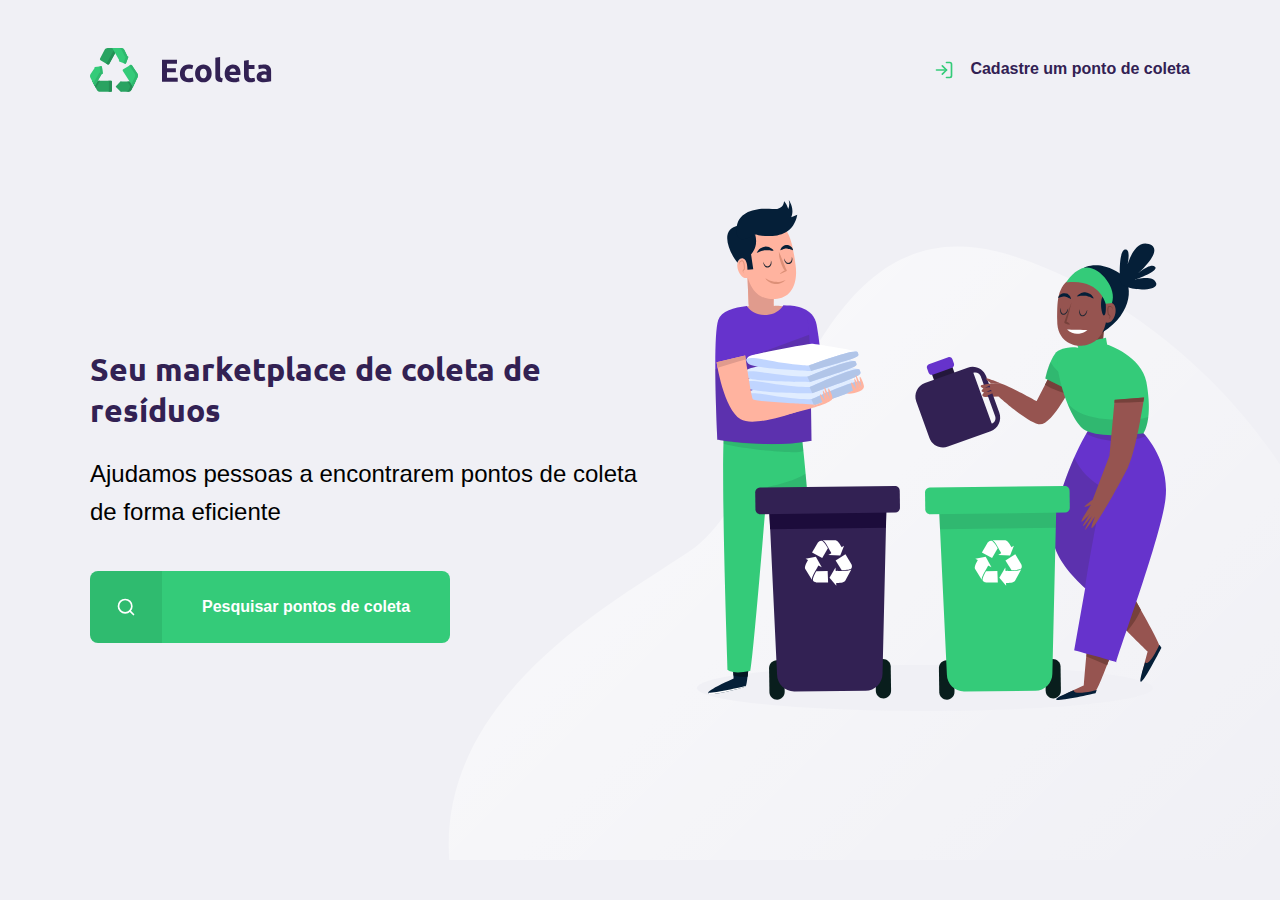
<file: index.html>
<!DOCTYPE html>
<html lang="pt-br">
<head>
    <meta charset="UTF-8">
    <meta name="viewport" content="width=device-width, initial-scale=1.0">
    <title>Ecoleta</title>

    <link href="https://fonts.googleapis.com/css2?Roboto&family=Ubuntu:wght@700&display=swap" rel="stylesheet">
    <link rel="stylesheet" href="/styles/main.css">

    <link rel="stylesheet" href="/styles/home.css">

    <link rel="stylesheet" href="/styles/modal.css">

    <link rel="stylesheet" href="/styles/responsive.css">
    <style>
        
    </style>

</head>
<body>
    <div id="page-home">

        <div class="content">
            <header>
                 <img src="assets/logo.svg" alt="Logomarca">   
                <a href="#">
                    <span></span>
                    Cadastre um ponto de coleta
                </a>
            </header>
            
            <main>
                <h1>Seu marketplace de coleta de resíduos</h1>

                <p>Ajudamos pessoas a encontrarem pontos de coleta de forma eficiente</p>
        
                <a href="#"><span></span><strong>Pesquisar pontos de coleta</strong></a>

            </main>
        </div>

    </div>

    <div id="modal" class="hide">
        <div id="content">
            <div class="header">
                <h1>Postos de Coleta</h1>
                <a href="#">Fechar</a>
            </div>
            <form action="">
                <label for="search">Cidade</label>
                <div class="search field">
                    <input 
                    type="text" 
                    name="search"
                    placeholder="Pesquise por cidade"
                    >
                    <button>
                        <img src="/assets/search.svg" alt="Buscar">
                    </button>
                </div>
            </form>
        </div>
    </div>    
   


    <script src="/scripts/index.js"></script>


</body>
</html>
</file>
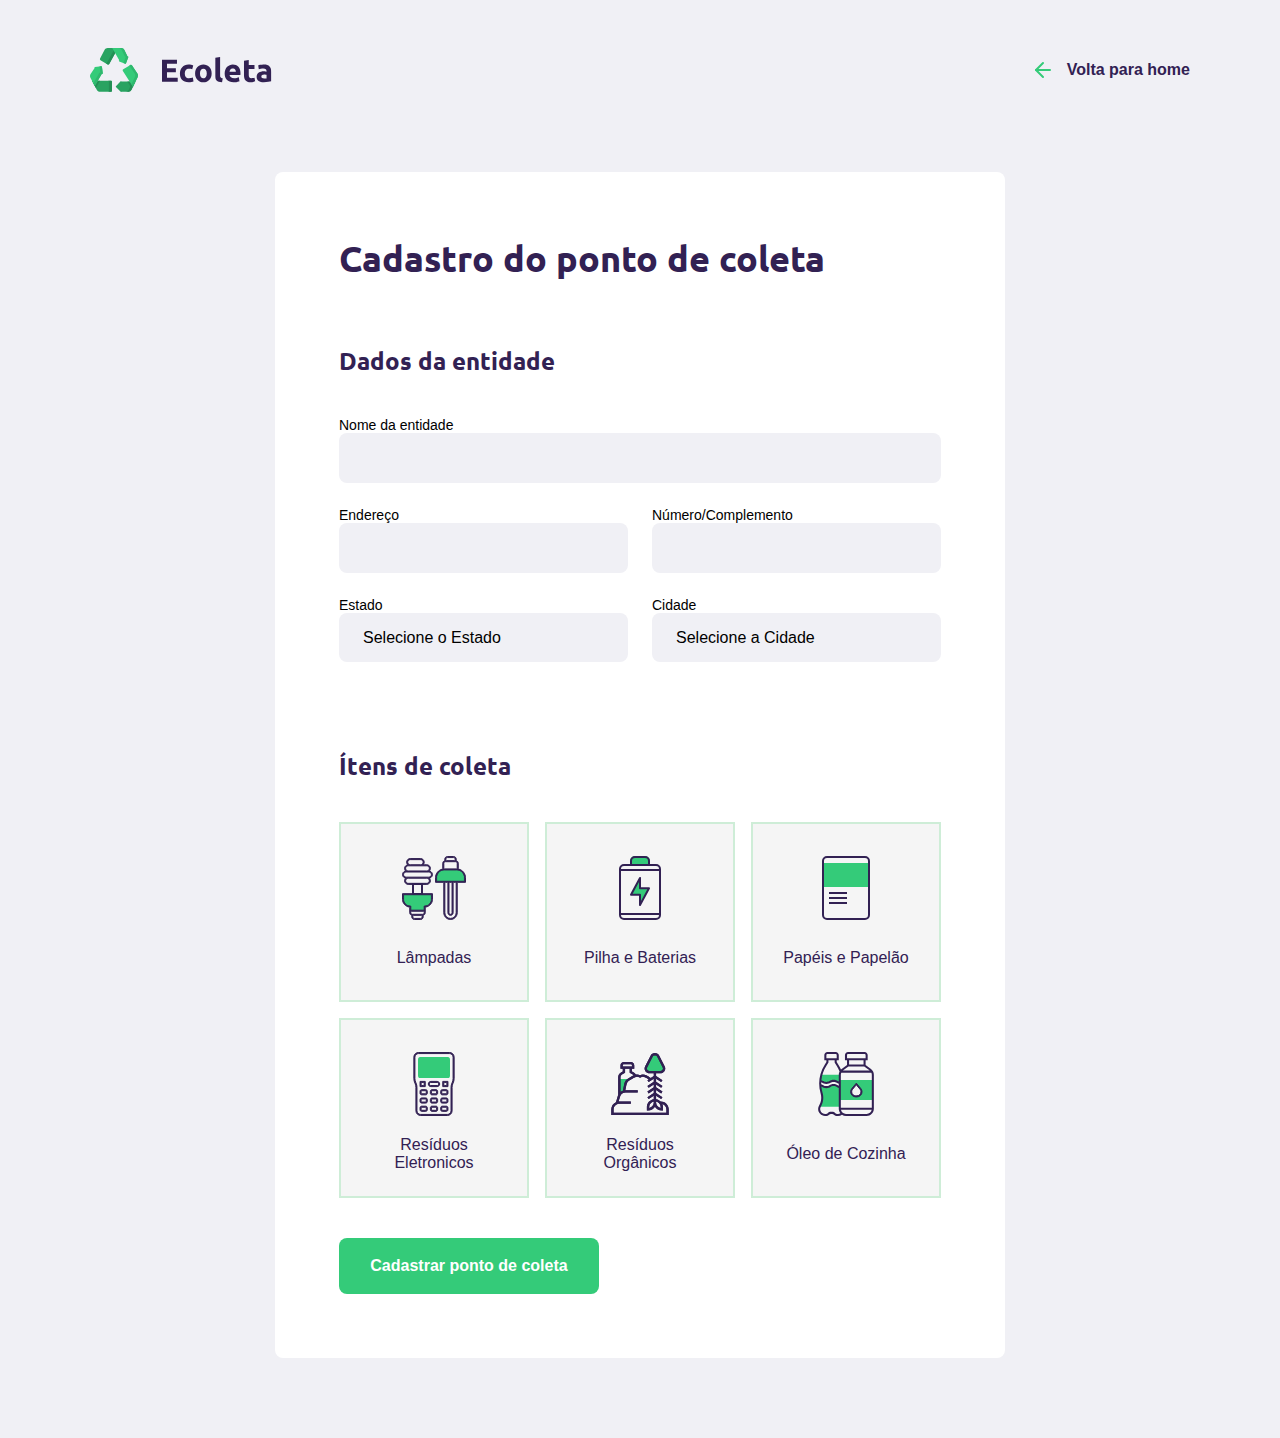
<file: create.point.html>
<!DOCTYPE html>
<html lang="pt-br">
<head>
    <meta charset="UTF-8">
    <meta name="viewport" content="width=device-width, initial-scale=1.0">
    <title>Criar um ponto de coleta</title>

    <link href="https://fonts.googleapis.com/css2?Roboto&family=Ubuntu:wght@700&display=swap" rel="stylesheet">
    
    <link rel="stylesheet" href="/styles/main.css">
    <link rel="stylesheet" href="/styles/create-point.css">

    <link rel="stylesheet" href="/styles/responsive.css">

    <style>
        
    </style>

</head>
<body>
    <div id="page-create-point">

            <header>
                 <img src="assets/logo.svg" alt="Logomarca">   
                <a href="#">
                    <span></span>
                        Volta para home
                </a>
            </header>

            <form action="">
                <h1>Cadastro do ponto de coleta</h1>

                <fieldset>
                    <legend>
                        <h2>Dados da entidade</h2>
                    </legend>

                <div class="field">
                    <label for="name">Nome da entidade</label>
                    <input type="text" name="name" required>
                </div>

                <div class="field-group">
                    <div class="field">
                        <label for="address">Endereço</label>
                        <input type="text" name="address" required>
                    </div>
                    <div class="field">
                        <label for="address2">Número/Complemento</label>
                        <input type="number" name="address2">
                    </div>
                 </div>

                 <div class="field-group">
                    <div class="field">
                        <label for="state">Estado</label>
                        <select name="uf" required >
                            <option value="">Selecione o Estado</option>  
                        </select>

                        <input type="hidden" name="state">
                    </div>
                
                    <div class="field">
                        <label for="city">Cidade</label>
                        <select name="city" required >
                            <option value="">Selecione a Cidade</option>    
                        </select>
                    </div>

                 </div>

                </fieldset>
        
                <fieldset>
                    <legend>
                        <h2>Ítens de coleta</h2>
                    </legend>

                    <div class="items-grid">
                        <li data-id="1">
                            <img src="/assets/lampadas.svg" alt="Lampadas">
                            <span>Lâmpadas</span>
                        </li>

                        <li data-id="2">
                            <img src="/assets/baterias.svg" alt="Baterias">
                            <span>Pilha e Baterias</span>
                        </li>
                        
                        <li data-id="3">
                            <img src="/assets/papeis-papelao.svg" alt="papeis">
                            <span>Papéis e Papelão</span>
                         </li>

                         <li data-id="4">
                            <img src="/assets/eletronicos.svg" alt="eletronicos">
                            <span>Resíduos Eletronicos</span>
                         </li>

                         <li data-id="5">
                             <img src="/assets/organicos.svg" alt="organicos">
                             <span>Resíduos Orgânicos</span>
                         </li>
                         
                         <li data-id="6">
                             <img src="/assets/oleo.svg" alt="oleo">
                             <span>Óleo de Cozinha</span>   
                         </li>
                    </div>


                    <input type="hidden" name="items">

                </fieldset>


                <button type="submit">Cadastrar ponto de coleta</button>
            </form>

    </div>

    <script src="/scripts/create.point.js"></script>
   
</body>
</html>
</file>
<file: styles/main.css>
:root{
    --title-color: #322153;
    --primary-color: #34cb79;
}

*{
    margin: 0;
    padding: 0;
    box-sizing: border-box;
}
html{
    font-family: Roboto, sans-serif;
}
body{
    background: #f0f0f5;
    -webkit-font-smoothing: antialiased;
}

a{
    text-decoration: none;
}
h1,h2,h3,h4,h5,h6{
    color: var(--title-color);
    font-family: 'Ubuntu', sans-serif;
}
</file>
<file: styles/home.css>
#page-home{
    height: 100vh;
    background: url('../assets/home-background.svg') no-repeat;
    background-position: 35vw 200px;
}

#page-home .content{
    width: 90%;
    max-width:1100px;
    height: 100%;
    margin: 0 auto;

    display:flex;
    flex-direction: column;
}

#page-home header{

    margin-top:48px;
    display: flex;
    align-items: center;
    justify-content: space-between;
}

#page-home header a{
    display: flex;

    color: var(--title-color);
    font-weight: 700;
    
}

#page-home header a span{
    margin-right: 16px;
    display: flex;
    background-image: url('../assets/log-in.svg');
    
    width:20px;
    height:20px;

}

#page-home main{
    max-width: 560px;
    flex: 1;
    height: 600px;
    display: flex;
    flex-direction: column;
    justify-content: center;
}
#page-home main h1{
   font-size:54;

}

#page-home main p{
    font-size: 24px;
    line-height: 38px;
    margin-top:24px;
    
 }

 #page-home main a{
     width: 100%;
     max-width: 360px;
     height: 72px;
     border-radius: 8px;
     display: flex;
     align-items: center;
     margin-top: 40px;
     background-color: var(--primary-color);
     transition: 400ms;
    
 }

 #page-home main a:hover{
     background-color: #2fb86e;
 }

 #page-home main a span{
    width: 72px;
    height: 72px;

    border-top-left-radius: 8px;
    border-bottom-left-radius: 8px;

    background-color: rgb(0, 0, 0, 0.08);
    display: flex;
    align-items: center;
    justify-content: center;

 }

 #page-home main a span::after{
        content: "";
        background-image: url('../assets/search.svg');
        width:20px;
        height: 20px;
 }

 #page-home main a strong{
    flex: 1; 
    color: white;
    text-align:center;
 }
</file>
<file: styles/modal.css>
#modal{
    background-color: #0e0a14ef;
    height: 100vh;
    width: 100vw;
    position: fixed;
    top: 0;
    display: flex;
    justify-content: center;
    align-items: center;
    transition: 400ms;

}

#modal .content{
    color: white;
    width: 420px;

}

#modal .header{
    display: flex;
    align-items: center;
    justify-content: space-between;
    margin-bottom: 48px;

}

#modal.hide{
    display: none;
}




#modal .header a {
    background-image: url("../assets/x.svg");
    width: 20px;
    height: 20px;

    display: flex;

    font-size: 0.01px;
}

#modal .header h1{
    color: white;
    font-size: 36px;
    line-height: 42px;
   
}

#modal form label{
    color:white;
    font-size: 14px;
    line-height: 16px;
    display: block;
    margin-bottom: 8px;
}

#modal form .field{
    display: flex;
}

#modal form input{
    flex: 1;

    background-color: #f0f0f5;

    border-radius:8px 0 0 8px;
    border: 0;

    padding: 16px 24px;
    font-size: 16px;

    color: #6c6c80;
}

#modal form button{
    width: 72px;
    height: 72px;
    background-color: var(--primary-color);
    border: 0;
    border-radius: 0 8px 8px 0;
}

#model form button:hover{
    background-color: #2fb85e;
}
</file>
<file: styles/responsive.css>
@media (max-width: 900px){
    #page-home{
        background-position-x: 70vw;
    }
    #page-home .content{
        align-items:center;
        text-align: center;
    }

    #page-home header a{
        position: absolute;
        bottom: 48px;
        left: 50%;
        transform: translateX(-50%);

    }
    #page-home main {
        align-items: center;
    }
 }

 @media(min-width: 1700px){
    #page-home{
        background-position: 40vw;
    }
 }

 @media(max-height: 760px){
     #page-home{
         background-position-y: 200px;
     }
 }
</file>
<file: styles/create-point.css>
#page-create-point{
    width: 90%;
    max-width: 1100px;
    /*alinhamento de caixa(pelo lado de fora da caixa) */
    margin: 0 auto;
}

#page-create-point header{
    margin-top: 48px;
    display: flex;
    justify-content: space-between;
    align-items: center;
}

#page-create-point header a{
    color: var(--title-color);
    font-weight: bold;
    display: flex;
    align-items: center;
}

#page-create-point header a span{
   
    margin-right: 16px;
    background-image: url('../assets/arrow-left.svg');

    display: flex;
    width:20px;
    height: 24px;
}

form{
    background-color:white;
    margin: 80px auto ;
    margin-top: 80px;
    padding: 64px;
    border-radius: 8px;

    max-width: 730px;
    box-sizing: border-box;

}

form h1{
    font-size: 36px;
}

form fieldset{
    margin-top: 64px;
    border:none;
}

form legend{
    margin-bottom: 40px;
}

form legend h2{
    font-size: 24px;
}

form .field{
    flex: 1;
    display: flex;
    flex-direction: column;
    margin-bottom: 24px;
}

form .field-group{
    display: flex;
}

form input,
form select{
    background-color: #f0f0f5;
    border: none;
    padding: 16px 24px;

    font-size: 16px;
    border-radius: 8px;
}

form select {
    -webkit-apperance: none;
    -moz-apperance:none;
    appearance: none;
}

form label{
    font-size: 14px ;
}

form .field-group .field + .field{
    margin-left: 24px;
}

form button{
    width: 260px;
    height: 56px;

    background-color: var(--primary-color);
    border-radius: 8px;

    color: white;
    font-weight: bold;
    font-size: 16px;

    border: 0;

    margin-top: 40px;
    transition:  background-color 400ms;
}

form button:hover{
    background-color: #2fb86e;

}

.items-grid{
    display: grid;
    grid-template-columns: 1fr 1fr 1fr;
    gap: 16px;
      border: none;
}

.items-grid li{
    background-color: #f5f5f5;
    list-style: none;
    border: 2px solid #ceedd7;

    height: 180px;
    padding: 32px 24px 16px;
    display: flex;
    flex-direction: column;
    align-items: center;
    justify-content: space-between;

    text-align: center;
    cursor: pointer;
}

.items-grid li span{
    margin-top: 12px;
    flex: 1;

    display: flex;
    align-items: center;
    color: var(--title-color);
}

.items-grid li.selected{
    background: #e1faec;
    border: 2px solid #34cb79;
}

.items-grid li img,
.items-grid li img{
    pointer-events:none;
}
</file>
